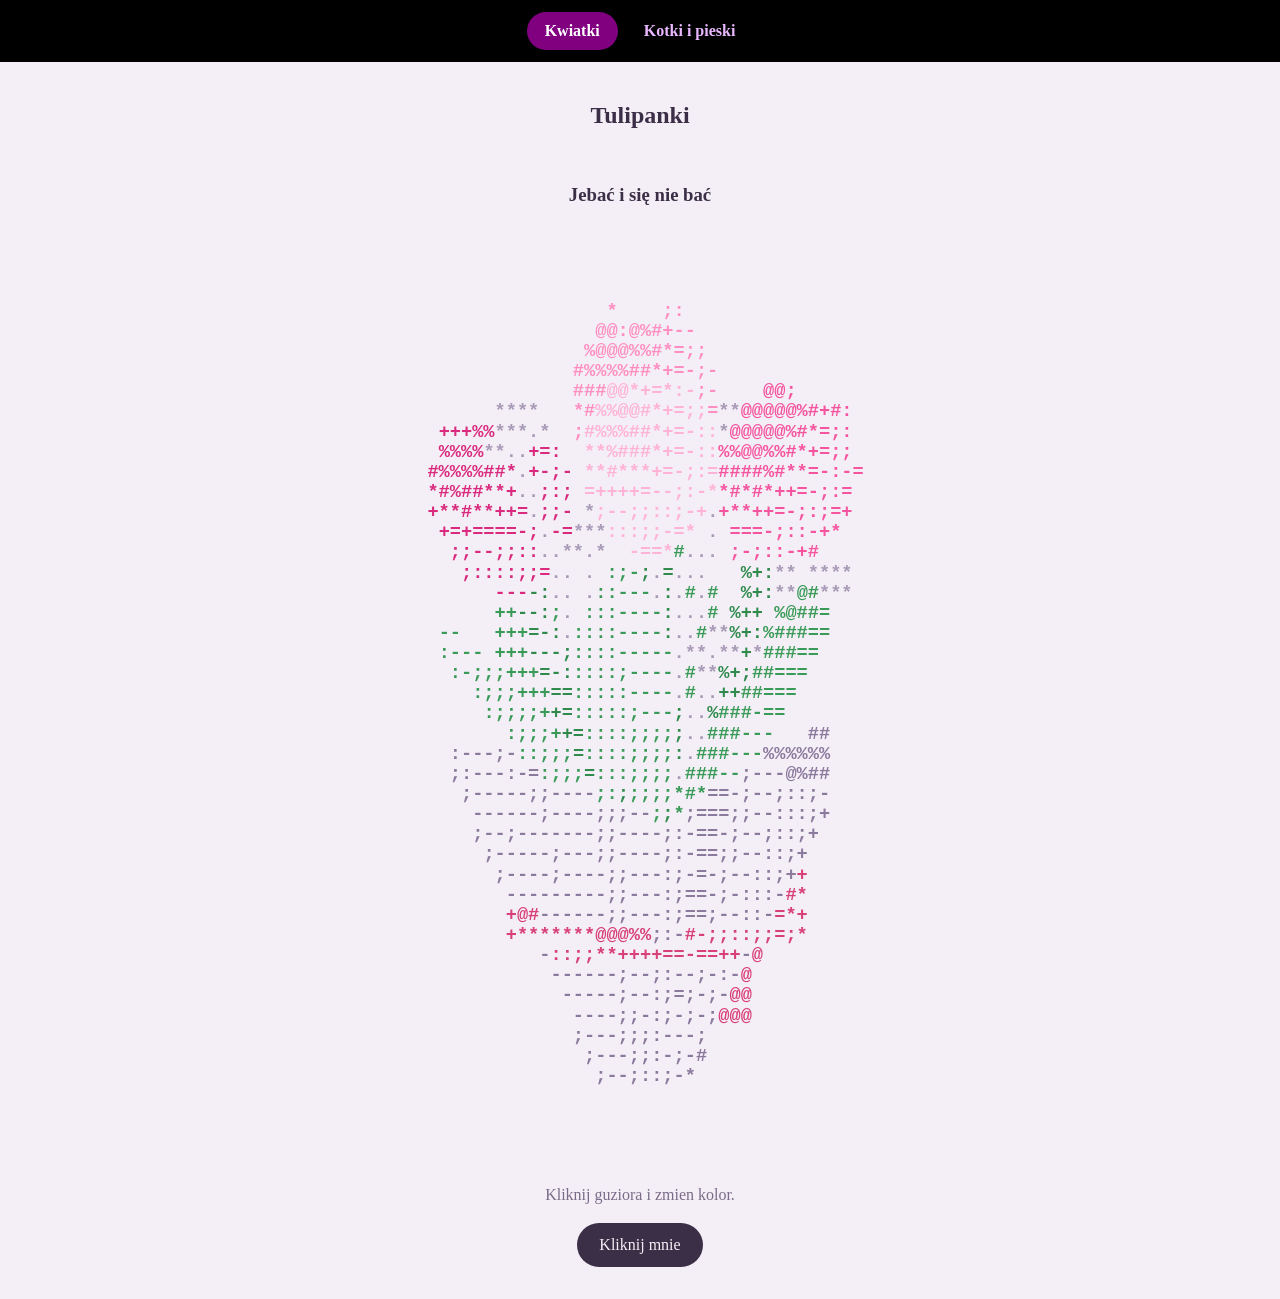
<file: index.html>
<!DOCTYPE html>
<html lang="pl-PL">
<head>
<meta charset="utf-8">
<meta name="viewport" content="width=device-width, initial-scale=1, viewport-fit=cover">
<link rel="icon" type="image/x-icon" href="logo.png">
<title>Meow Meow Meow</title>
<style>
:root {
  box-sizing: border-box;
  padding-top: env(safe-area-inset-top, 0px);
  padding-bottom: env(safe-area-inset-bottom, 0px);
  --bg: #f4eff6; --ink: #3b2f47; --muted: #7a6c88;
  --btn-bg: #3b2f47; --btn-fg: #f4eff6;
  --c0: #ff8fc2; --c1: #f5559f; --c2: #ffb3d6; --c3: #d92a7e; --c4: #ee75b3;
  --c5: #3a9a58; --c6: #8b7a9e; --c7: #d8407a; --c8: #a99bb8; --c9: #2f8a4c;
}
@media (prefers-color-scheme: dark) {
  :root:not([data-theme="light"]) {
    --bg: #19141f; --ink: #efe7f5; --muted: #a596b5;
    --btn-bg: #efe7f5; --btn-fg: #19141f;
    --c5: #62c07a; --c6: #bba9d0; --c7: #ff6aa0; --c8: #8f81a0; --c9: #4fae6a;
  }
}
:root[data-theme="dark"] {
  --bg: #19141f; --ink: #efe7f5; --muted: #a596b5;
  --btn-bg: #efe7f5; --btn-fg: #19141f;
  --c5: #62c07a; --c6: #bba9d0; --c7: #ff6aa0; --c8: #8f81a0; --c9: #4fae6a;
}
:root[data-pal="1"] { --c0: #ff9aa9; --c1: #f0607a; --c2: #ffc0c8; --c3: #d2406a; --c4: #e8809a; }
:root[data-pal="2"] { --c0: #e48ae8; --c1: #c653c8; --c2: #f0b4f2; --c3: #a63aa8; --c4: #d878dc; }

*, *::before, *::after { box-sizing: inherit; }
html { scroll-padding-top: env(safe-area-inset-top, 0px); }
nav {
  display: flex; justify-content: center; gap: 8px; padding: 12px 16px; background-color: black;
  position: sticky; top: 0; z-index: 10;
}
nav a {
  color: #e9b8ff; text-decoration: none; font-weight: 600; padding: 10px 18px; border-radius: 999px;
  transition: background 0.2s;
}
nav a:hover {
    background: #3a1250; color: white;
}
nav a[aria-current="page"] {
    background: purple; color: white;
}
body {
  margin: 0; min-height: 100dvh; background: var(--bg); color: var(--ink);
  font-family: "Iowan Old Style", Palatino, "Palatino Linotype", Georgia, serif;
  -webkit-tap-highlight-color: transparent;
}
.page {
  display: flex; flex-direction: column; align-items: center;
  gap: 1rem; padding: 1.25rem 16px 2rem;
}
h1 { margin: 0; font-size: 2rem; font-weight: 500; font-style: italic; }
.hint { margin: 0; color: var(--muted); font-size: 1rem; line-height: 1.5; text-align: center; }
#bouquet {
  margin: 0; display: inline-block; white-space: pre; overflow: hidden;
  font-family: ui-monospace, "SF Mono", Menlo, Consolas, "Liberation Mono", monospace;
  font-weight: 700; font-size: 12px; line-height: 1.08;
  cursor: pointer; user-select: none; -webkit-user-select: none;
}
#bouquet i { font-style: normal; }
.c0 { color: var(--c0); } .c1 { color: var(--c1); } .c2 { color: var(--c2); } .c3 { color: var(--c3); } .c4 { color: var(--c4); }
.c5 { color: var(--c5); } .c6 { color: var(--c6); } .c7 { color: var(--c7); } .c8 { color: var(--c8); } .c9 { color: var(--c9); }
button {
  font: inherit; font-size: 1rem; color: var(--btn-fg); background: var(--btn-bg);
  border: 0; border-radius: 999px; padding: 0.7rem 1.4rem; min-height: 44px; cursor: pointer;
}
button:focus-visible, #bouquet:focus-visible { outline: 3px solid var(--c1); outline-offset: 3px; }
</style>
</head>
<body>
<nav>
  <a href="index.html" aria-current="page">Kwiatki</a>
  <a href="indexKoty.html">Kotki i pieski</a>
</nav>
<main class="page">
  <h2>Tulipanki</h2>
  <h3>Jebać i się nie bać</h3>
  <pre id="bouquet" role="img" aria-label="A spinning bouquet of five ASCII tulips wrapped in paper with a ribbon" tabindex="0"></pre>
  <p class="hint">Kliknij guziora i zmien kolor.</p>
  <button id="btn" type="button">Kliknij mnie</button>
</main>

<script>
(function () {
  var W = 50, H = 46, CX = W / 2, PI = Math.PI, sin = Math.sin, cos = Math.cos, AL = 0.2;
  var P = [], N = [], C = [], F = [];

  function add(x, y, z, nx, ny, nz, c, ch) {
    P.push(x, y, z); N.push(nx, ny, nz); C.push(c); F.push(ch || 0);
  }
  // parametric surface with numeric normals; f(u,v) -> [x,y,z], u,v in [0,1]
  function surf(f, nu, nv, c) {
    var e = 1e-3;
    for (var i = 0; i <= nu; i++) for (var j = 0; j <= nv; j++) {
      var u = i / nu, v = j / nv, p = f(u, v);
      var a = f(u + e, v), b = f(u - e, v), d = f(u, v + e), g = f(u, v - e);
      var ux = a[0] - b[0], uy = a[1] - b[1], uz = a[2] - b[2];
      var vx = d[0] - g[0], vy = d[1] - g[1], vz = d[2] - g[2];
      var nx = uy * vz - uz * vy, ny = uz * vx - ux * vz, nz = ux * vy - uy * vx;
      var l = Math.hypot(nx, ny, nz) || 1;
      add(p[0], p[1], p[2], nx / l, ny / l, nz / l, c);
    }
  }
  function ell(cx, cy, cz, rx, ry, rz, c) {
    surf(function (u, v) {
      var t = u * 2 * PI, p = v * PI;
      return [cx + rx * sin(p) * cos(t), cy + ry * cos(p), cz + rz * sin(p) * sin(t)];
    }, 26, 16, c);
  }

  // [outward angle, radius from axis, base height, tilt, colour]
  var heads = [[0, 0, 32, 0, 0], [0.5, 6, 28, 0.3, 1], [2.2, 6.5, 30.5, 0.28, 2], [3.8, 6, 27, 0.3, 3], [5.4, 6.5, 29.5, 0.28, 4]];

  heads.forEach(function (h, idx) {
    var ox = cos(h[0]), oz = sin(h[0]), bx = h[1] * ox, by = h[2], bz = h[1] * oz, t = h[3], R = 3.3, Hh = 7.8;
    function place(x, y, z) {
      var a = x * ox + z * oz, b = -x * oz + z * ox;
      var a2 = a * cos(t) + y * sin(t), y2 = y * cos(t) - a * sin(t);
      return [bx + a2 * ox - b * oz, by + y2, bz + a2 * oz + b * ox];
    }
    function petal(k) {
      var inner = k % 2, base = k * PI / 3, Rr = R * (inner ? 0.86 : 1), hw = PI / 3 * (inner ? 1.2 : 1.25);
      surf(function (u, v) {
        var w = hw * Math.sqrt(Math.abs(1 - Math.pow(u, 4)));
        var an = base + v * 2 * w - w;
        var r = Rr * Math.pow(Math.abs(sin(PI * (0.1 + 0.78 * u))), 0.75) * (1 - 0.14 * (2 * v - 1) * (2 * v - 1));
        if (!inner) { var q = Math.max(0, u - 0.8); r += 6 * q * q; }
        return place(r * cos(an), u * Hh * (inner ? 0.93 : 1), r * sin(an));
      }, 32, 26, idx);
    }
    for (var k = 0; k < 6; k++) petal(k);
    // stem
    surf(function (u, a) {
      var bow = 1.1 * sin(PI * u), ang = a * 2 * PI;
      return [bx * u - bow * oz + 0.5 * cos(ang), 8 + (by - 8) * u, bz * u + bow * ox + 0.5 * sin(ang)];
    }, 100, 9, 9);
  });

  // leaves
  function leaf(phi, len, ext) {
    var c = cos(phi), s = sin(phi);
    surf(function (u, v) {
      var r = 2 + (10 + ext) * u - 3 * u * u, y = 15 + len * u - 5 * u * u;
      var vv = (v - 0.5) * 2, w = 2.3 * Math.pow(Math.abs(sin(PI * u)), 0.6);
      var lat = vv * w;
      return [r * c - lat * s, y - Math.abs(vv) * w * 0.5, r * s + lat * c];
    }, 70, 20, 5);
  }
  [0.2, 1.3, 2.4, 3.5, 4.5, 5.5].forEach(function (p, i) { leaf(p, 15 + (i % 3) * 2, (i % 2) * 1.5); });

  // paper cone with crinkles
  surf(function (u, v) {
    var an = u * 2 * PI, r = 2 + 7 * v + 0.5 * v * sin(7 * an) + 0.25 * v * sin(13 * an);
    return [r * cos(an), 2 + v * (15 + 0.9 * sin(5 * an)), r * sin(an)];
  }, 160, 38, 6);

  // ribbon ring, bow and tails
  surf(function (u, a) {
    var an = u * 2 * PI, t = a * 2 * PI;
    return [(6.1 + 0.45 * cos(t)) * cos(an), 9.5 + 0.45 * sin(t), (6.1 + 0.45 * cos(t)) * sin(an)];
  }, 160, 8, 7);
  ell(7.2, 9.9, 2.0, 0.7, 1.6, 1.5, 7);
  ell(7.2, 9.9, -2.0, 0.7, 1.6, 1.5, 7);
  ell(6.9, 9.5, 0, 0.8, 0.8, 0.8, 7);
  [1, -1].forEach(function (sg) {
    surf(function (u, v) {
      return [6.6 - 2.9 * u, 9.3 - 5 * u, sg * (0.3 + 1.9 * u) + (v - 0.5) * 1.1];
    }, 30, 6, 7);
  });

  // baby's breath
  var sd = 7;
  function rnd() { sd = (sd * 16807) % 2147483647; return sd / 2147483647; }
  for (var q = 0; q < 18; q++) {
    var ph = rnd() * 2 * PI, tr = 4 + rnd() * 8, ty = 21 + rnd() * 15, cs = cos(ph), sn = sin(ph);
    for (var t = 0; t <= 1; t += 0.012) add((1.5 + (tr - 1.5) * t) * cs, 15 + (ty - 15) * t, (1.5 + (tr - 1.5) * t) * sn, 0, 1, 0, 8, 46);
    for (var m = 0; m < 16; m++) add(tr * cs + (rnd() - 0.5) * 2.2, ty + (rnd() - 0.5) * 2.2, tr * sn + (rnd() - 0.5) * 2.2, 0, 1, 0, 8, 42);
  }

  P = new Float32Array(P); N = new Float32Array(N); C = new Uint8Array(C); F = new Uint8Array(F);
  var n = C.length, ramp = ".,:;-=+*#%@", zb = new Float32Array(W * H), id = new Int32Array(W * H);
  var pre = document.getElementById('bouquet');

  function frame(th) {
    zb.fill(-1e9); id.fill(-1);
    var a = cos(th), b = sin(th), ca = cos(AL), sa = sin(AL);
    for (var i = 0; i < n; i++) {
      var x = P[3 * i], y = P[3 * i + 1] - 20, z = P[3 * i + 2];
      var x1 = a * x + b * z, z1 = -b * x + a * z;
      var col = Math.round(CX + x1 * 1.8), row = Math.round(H - 3 - (ca * y - sa * z1 + 20));
      if (col < 0 || col >= W || row < 0 || row >= H) continue;
      var k = row * W + col, z2 = sa * y + ca * z1;
      if (z2 > zb[k]) { zb[k] = z2; id[k] = i; }
    }
    // light (view space) -> object space
    var Lx = -0.45, Ly = 0.65, Lz = 0.6, ly1 = ca * Ly + sa * Lz, lz1 = -sa * Ly + ca * Lz;
    var lx = a * Lx - b * lz1, lz = b * Lx + a * lz1, ly = ly1;
    var s = '';
    for (var r = 0; r < H; r++) {
      var cur = -1, buf = '';
      for (var c = 0; c < W; c++) {
        var p = id[r * W + c], cl = -1, ch = ' ';
        if (p >= 0) {
          cl = C[p];
          if (F[p]) ch = String.fromCharCode(F[p]);
          else {
            var br = 0.2 + 0.8 * Math.abs(N[3 * p] * lx + N[3 * p + 1] * ly + N[3 * p + 2] * lz);
            ch = ramp[Math.min(10, Math.floor(br * 11))];
          }
        }
        if (cl !== cur) {
          if (buf) s += cur >= 0 ? '<i class="c' + cur + '">' + buf + '</i>' : buf;
          cur = cl; buf = '';
        }
        buf += ch;
      }
      if (buf) s += cur >= 0 ? '<i class="c' + cur + '">' + buf + '</i>' : buf;
      s += '\n';
    }
    pre.innerHTML = s;
  }

  function fit() {
    var avail = Math.min(window.innerWidth - 32, 560);
    pre.style.fontSize = '20px';
    var w = pre.getBoundingClientRect().width;
    if (w > 0) pre.style.fontSize = Math.min(22, 20 * avail / w) + 'px';
  }

  var theta = 0.6, last = 0, still = window.matchMedia('(prefers-reduced-motion: reduce)').matches;
  frame(theta); fit();
  window.addEventListener('resize', fit);
  window.addEventListener('orientationchange', fit);

  function loop(now) {
    if (now - last > 33) {
      theta += Math.min(0.1, (now - last) / 1000) * 0.05;
      last = now; frame(theta);
    }
    requestAnimationFrame(loop);
  }
  if (!still) requestAnimationFrame(loop);

  var pal = 0;
  function change() {
    pal = (pal + 1) % 3;
    if (pal === 0) document.documentElement.removeAttribute('data-pal');
    else document.documentElement.setAttribute('data-pal', String(pal));
  }
  pre.addEventListener('click', change);
  pre.addEventListener('keydown', function (e) { if (e.key === 'Enter' || e.key === ' ') { e.preventDefault(); change(); } });
  document.getElementById('btn').addEventListener('click', change);
})();
</script>
</body>
</html>
</file>
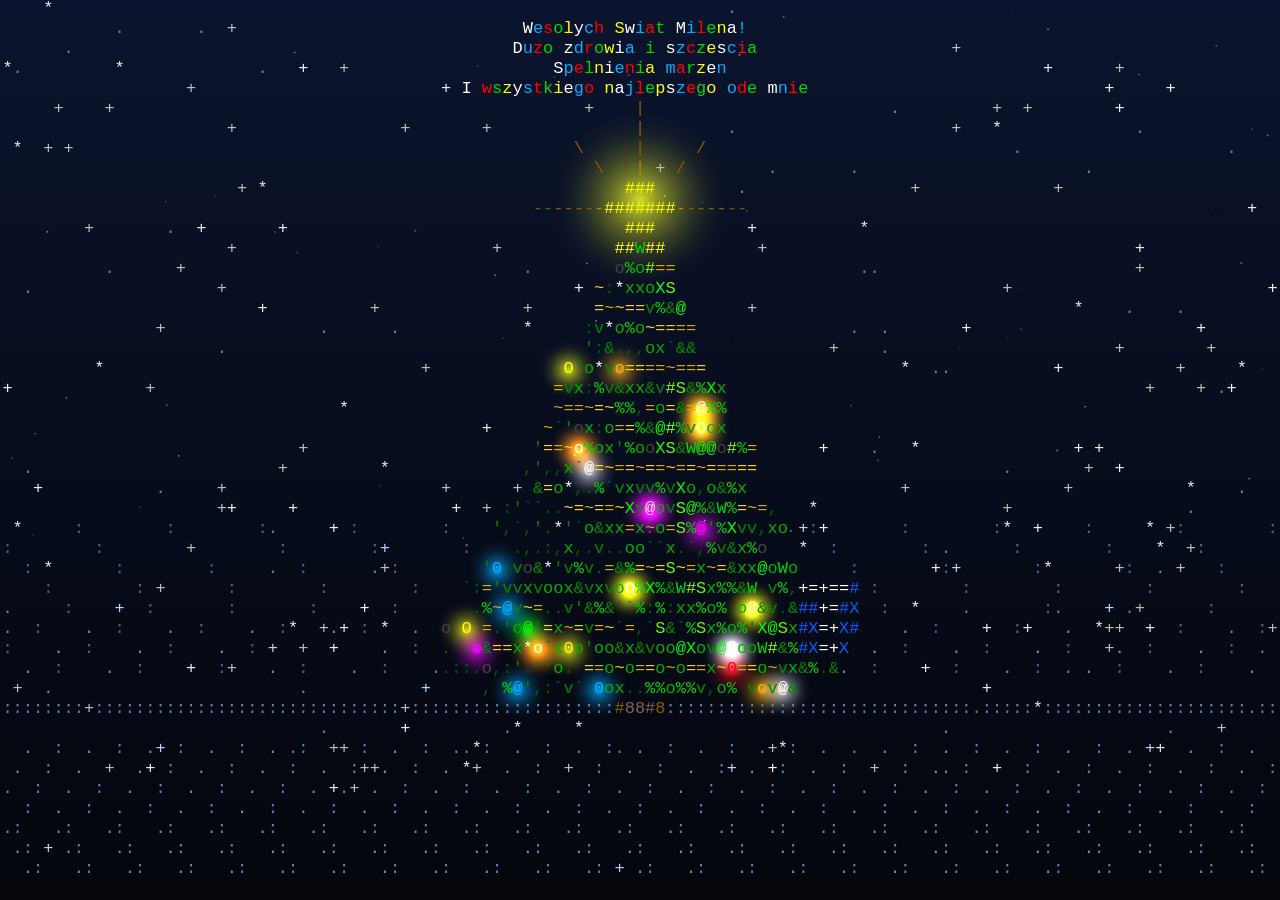
<file: index2.html>
<!DOCTYPE html>
<html lang="pl">
<head>
    <meta charset="UTF-8">
    <meta name="viewport" content="width=device-width, initial-scale=1.0">
    <link rel="icon" type="image/x-icon" href="logo.png">
    <link rel="stylesheet" href="style.css">
    <title>Meow Meow Meow</title>
    <style>
        html, body {
            margin:0;
            height:100%;
            background:#060a16;
            overflow:hidden
            }
        canvas { display:block;
        width:100%;
        height:100%
        }
    </style>
</head>
<body>
<canvas id="c"></canvas>
<script src="choinka.js"></script>
</body>
</html>
</file>
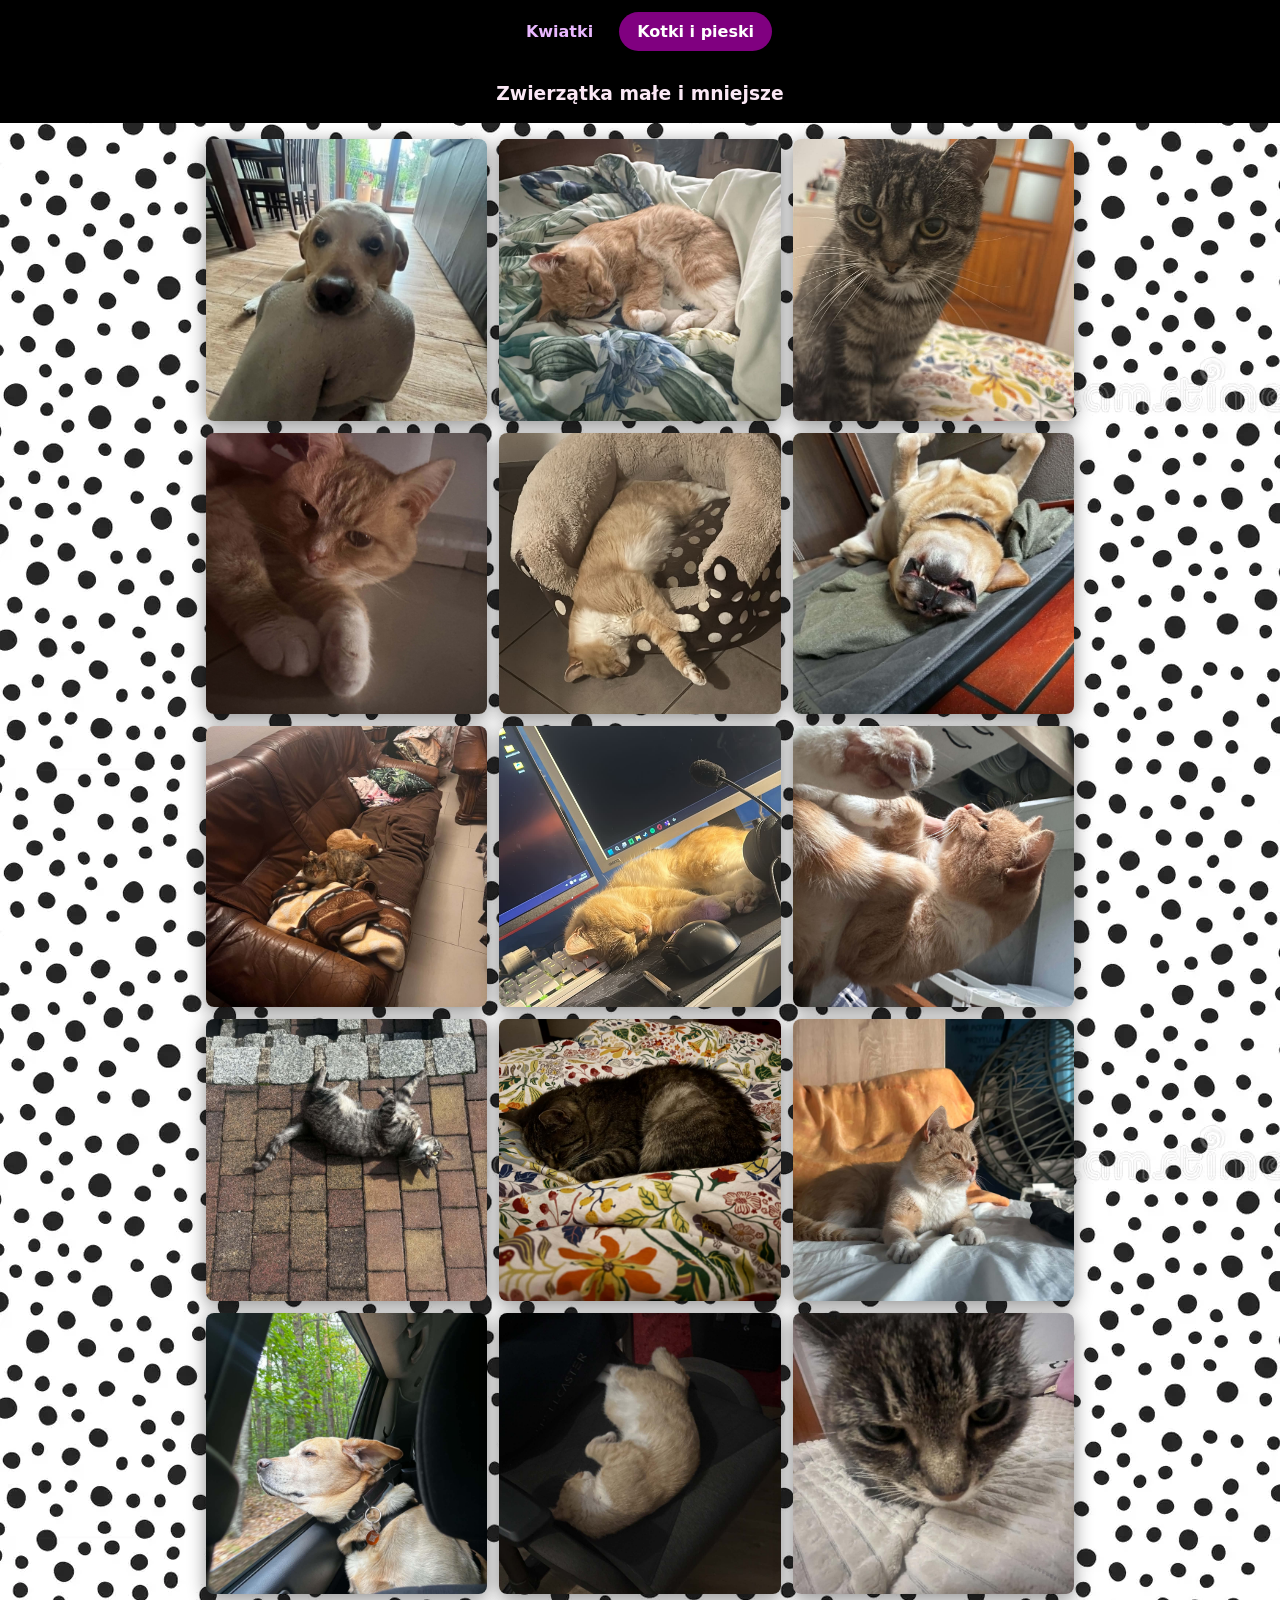
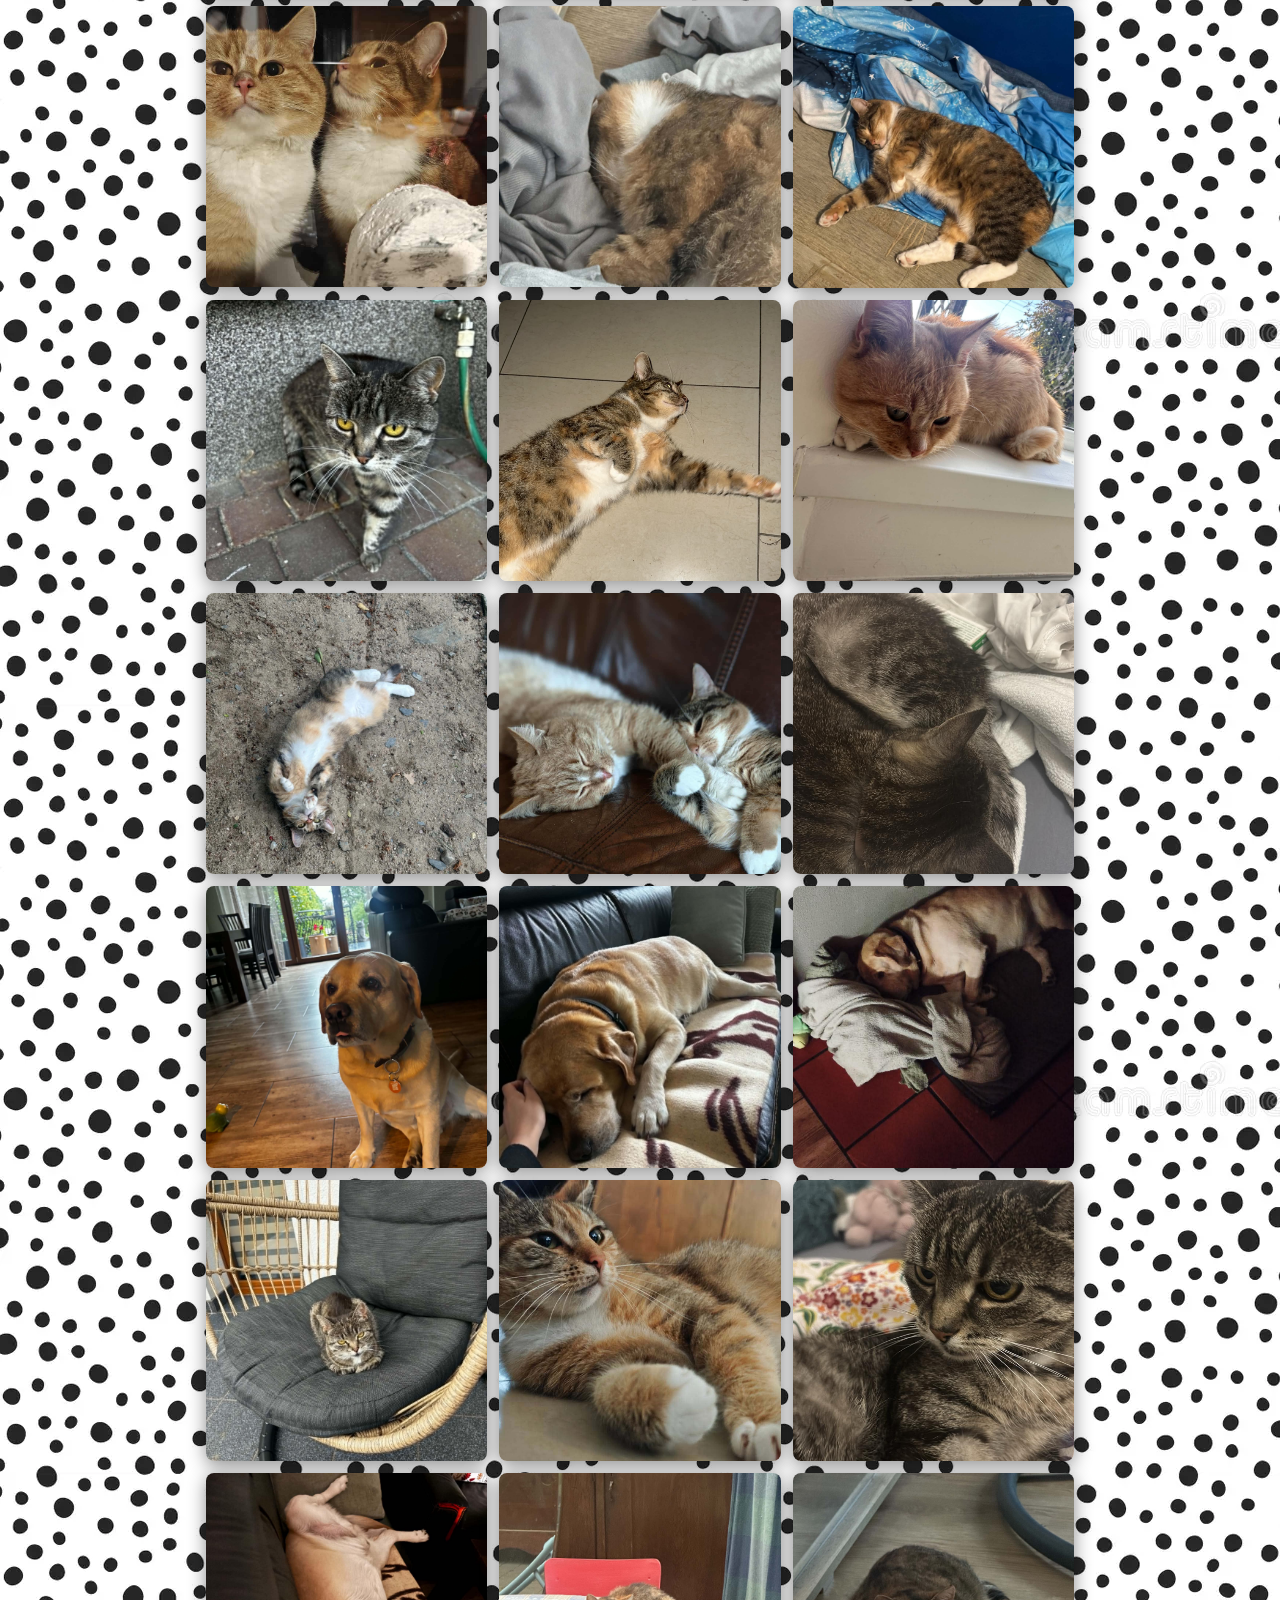
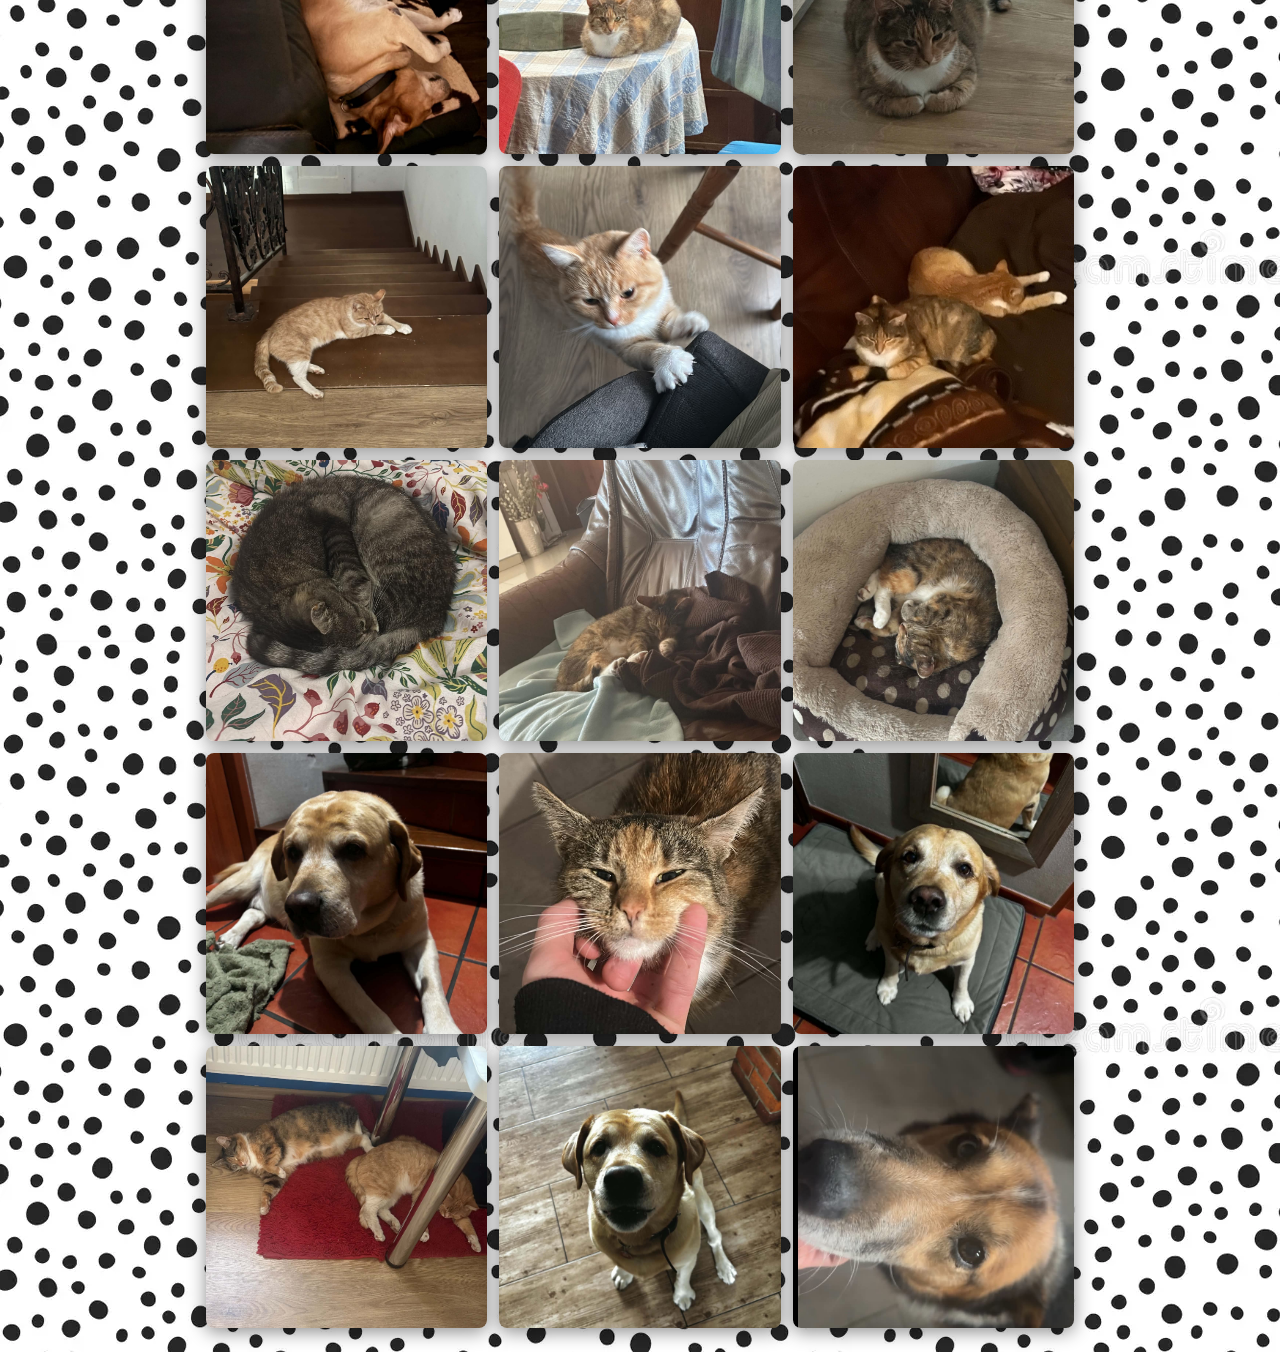
<file: indexKoty.html>
<!DOCTYPE html>
<html lang="en">
<head>
    <meta charset="UTF-8">
    <meta name="viewport" content="width=device-width, initial-scale=1.0">
    <link rel="icon" type="image/x-icon" href="logo.png">
    <link rel="stylesheet" href="styl.css">
    <title>Meow Meow Meow</title>
</head>
<body>
    <nav>
        <a href="index.html">Kwiatki</a>
        <a href="indexKoty.html" aria-current="page">Kotki i pieski</a>
    </nav>
    <header>
        <h3>Zwierzątka małe i mniejsze</h3>
    </header>

    <main class="gallery"></main>
    <script>
    const gallery = document.querySelector('.gallery');
    const sets = [
        { name: 'salvaje', count: 13 },
        { name: 'rojo', count: 12 },
        { name: 'slodziak', count: 9 },
        { name: 'zoltan', count: 10 },
        { name: 'dingo', count: 1 }
    ];

    const images = [];
    for (const set of sets) {
        for (let i = 1; i <= set.count; i++) {
            const img = document.createElement('img');
            img.src = `pictures/${set.name}${i}.jpg`;
            img.alt = `${set.name} ${i}`;
            img.loading = 'lazy';
            images.push(img);
        }
    }

    for (let i = images.length - 1; i > 0; i--) {
        const j = Math.floor(Math.random() * (i + 1));
        [images[i], images[j]] = [images[j], images[i]];
    }

    images.forEach(img => gallery.appendChild(img));

    const lightbox = document.getElementById('lightbox');
    const bigImg = lightbox.querySelector('img');

    gallery.addEventListener('click', e => {
        if (e.target.tagName === 'IMG') {
            bigImg.src = e.target.src;
            bigImg.alt = e.target.alt;
            lightbox.classList.add('open');
        }
    });

    lightbox.addEventListener('click', () => lightbox.classList.remove('open'));

    document.addEventListener('keydown', e => {
        if (e.key === 'Escape') lightbox.classList.remove('open');
    });
</script>
</body>
</html>
</file>
<file: style.css>
html,body {
    margin:0;
    height:400px;
    background:#060a16;
    overflow:hidden
    }
canvas {
    display:block;
    width:100%;
    height:100%
    }
h1 {
    text-align: center;
    color: gray;
}
</file>
<file: styl.css>
* {
    box-sizing: border-box;
}

nav {
    display: flex;
    justify-content: center;
    gap: 8px;
    padding: 12px 16px;
    background-color: black;
    position: sticky;
    top: 0;
    z-index: 10;
}

nav a {
    color: #e9b8ff;
    text-decoration: none;
    font-weight: 600;
    padding: 10px 18px;
    border-radius: 999px;
    transition: background 0.2s;
}

.gallery img {
    cursor: zoom-in;
}

.lightbox {
    position: fixed;
    top: 0; left: 0; right: 0; bottom: 0;
    background: rgba(0, 0, 0, 0.88);
    display: none;
    align-items: center;
    justify-content: center;
    padding: 16px;
    z-index: 100;
    cursor: zoom-out;
}

.lightbox.open {
    display: flex;
}

.lightbox img {
    max-width: 100%;
    max-height: 100%;
    object-fit: contain;
    border-radius: 8px;
}

nav a:hover {
    background: #3a1250;
    color: white;
}

nav a[aria-current="page"] {
    background: purple;
    color: white;
}

body {
    margin: 0;
    padding: 0;
    min-height: 100vh;
    font-family: system-ui, sans-serif;
    color: #fbe8f5;
    background-image: url("pictures/tlo.jpg");
}

header {
    text-align: center;
    margin-bottom: 16px;
    background-color: black;
    padding: 1px;
}

.gallery {
    display: grid;
    grid-template-columns: repeat(3, 1fr);
    gap: 12px;
    max-width: 900px;
    margin: 0 auto;
    padding: 0 16px 24px;
}

.gallery img {
    width: 100%;
    aspect-ratio: 1 / 1;
    object-fit: cover;
    border-radius: 8px;
    box-shadow: 0 4px 18px rgba(0, 0, 0, 0.45);
}
</file>
